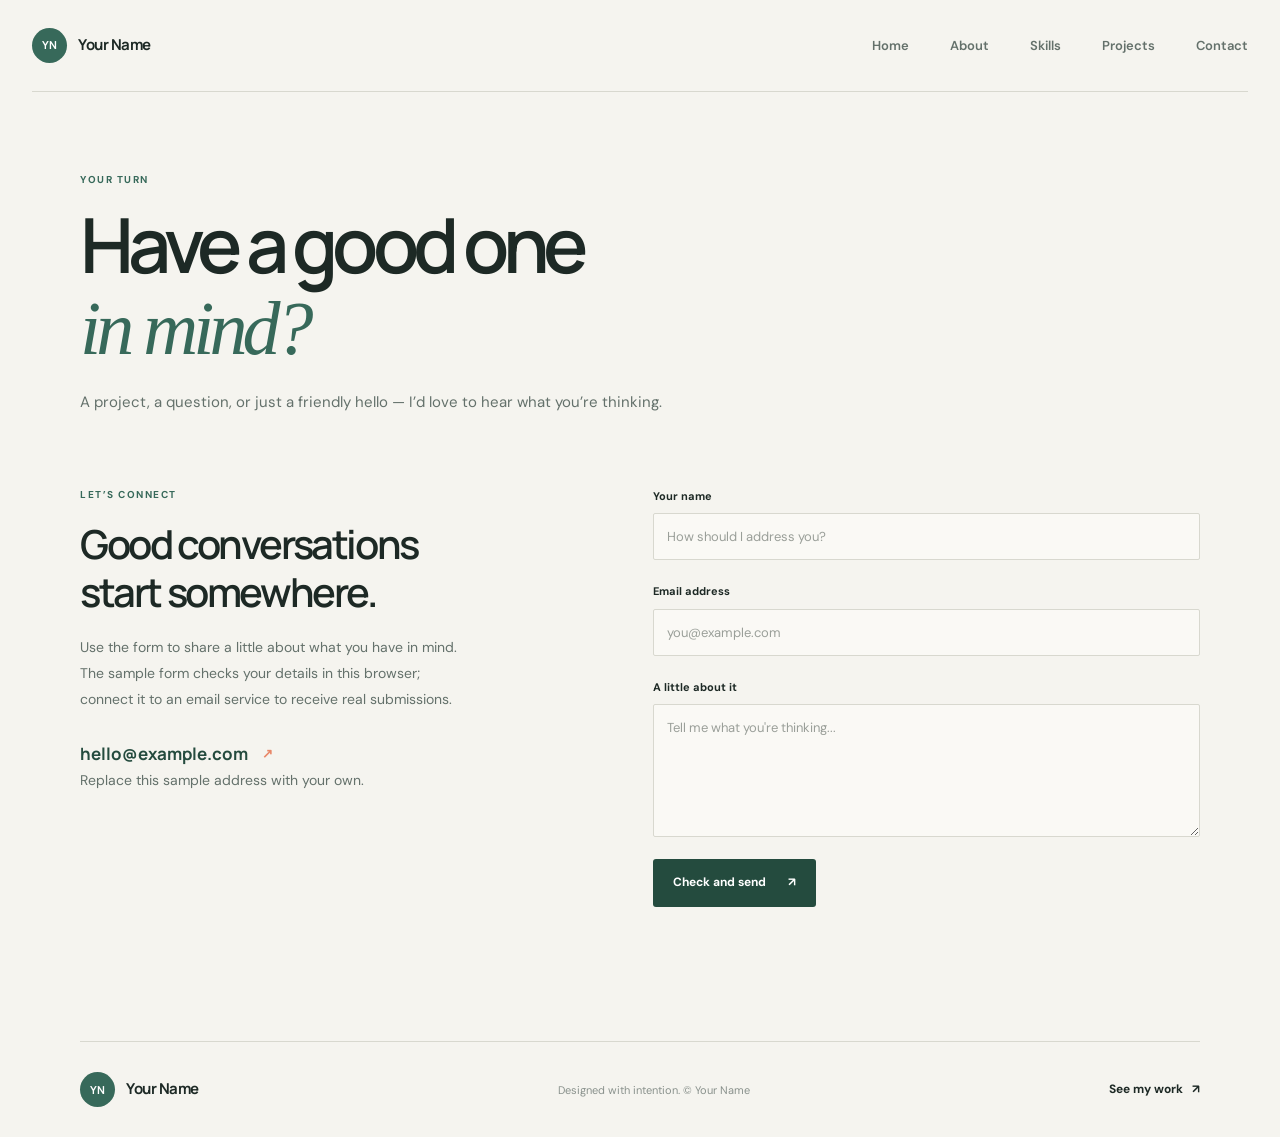
<file: contact.html>
<!doctype html>
<html lang="en">
<head>
  <meta charset="utf-8">
  <meta name="viewport" content="width=device-width, initial-scale=1">
  <meta name="theme-color" content="#f5f4ef">
  <meta name="description" content="Contact Your Name to talk about a project, opportunity, or idea.">
  <title>Contact | Your Name — Portfolio</title>
  <link rel="stylesheet" href="style.css">
  <script src="script.js" defer></script>
</head>
<body>
  <a class="skip-link" href="#main">Skip to content</a>
  <header class="site-header">
    <a class="brand" href="index.html" aria-label="Your Name, home"><span class="brand-mark">YN</span><span>Your Name</span></a>
    <button class="menu-toggle" type="button" aria-expanded="false" aria-controls="primary-navigation"><span class="menu-toggle-label">Menu</span><span class="menu-icon" aria-hidden="true"></span></button>
    <nav class="site-nav" id="primary-navigation" aria-label="Main navigation">
      <a href="index.html">Home</a><a href="about.html">About</a><a href="skills.html">Skills</a><a href="projects.html">Projects</a><a href="contact.html">Contact</a>
    </nav>
  </header>
  <main id="main" class="page-width inner-page">
    <section class="page-heading"><p class="eyebrow">Your turn</p><h1>Have a good one<br><span>in mind?</span></h1><p class="lede">A project, a question, or just a friendly hello — I’d love to hear what you’re thinking.</p></section>
    <section class="contact-layout">
      <div class="contact-aside"><p class="eyebrow">Let’s connect</p><h2>Good conversations<br>start somewhere.</h2><p>Use the form to share a little about what you have in mind. The sample form checks your details in this browser; connect it to an email service to receive real submissions.</p><a class="contact-email" href="mailto:hello@example.com">hello@example.com <span aria-hidden="true">↗</span></a><p class="contact-note">Replace this sample address with your own.</p></div>
      <form class="contact-form" id="contact-form">
        <div class="form-row"><label for="name">Your name</label><input id="name" name="name" type="text" autocomplete="name" placeholder="How should I address you?" required></div>
        <div class="form-row"><label for="email">Email address</label><input id="email" name="email" type="email" autocomplete="email" placeholder="you@example.com" required></div>
        <div class="form-row"><label for="message">A little about it</label><textarea id="message" name="message" rows="5" placeholder="Tell me what you're thinking..." required></textarea></div>
        <button class="button button-dark form-submit" type="submit">Check and send <span aria-hidden="true">↗</span></button>
        <p class="form-feedback" id="form-feedback" role="status" aria-live="polite"></p>
      </form>
    </section>
  </main>
  <footer class="site-footer page-width"><a class="brand" href="index.html"><span class="brand-mark">YN</span><span>Your Name</span></a><p>Designed with intention. © <span data-year></span> Your Name</p><a class="text-link" href="projects.html">See my work <span aria-hidden="true">↗</span></a></footer>
</body>
</html>
</file>
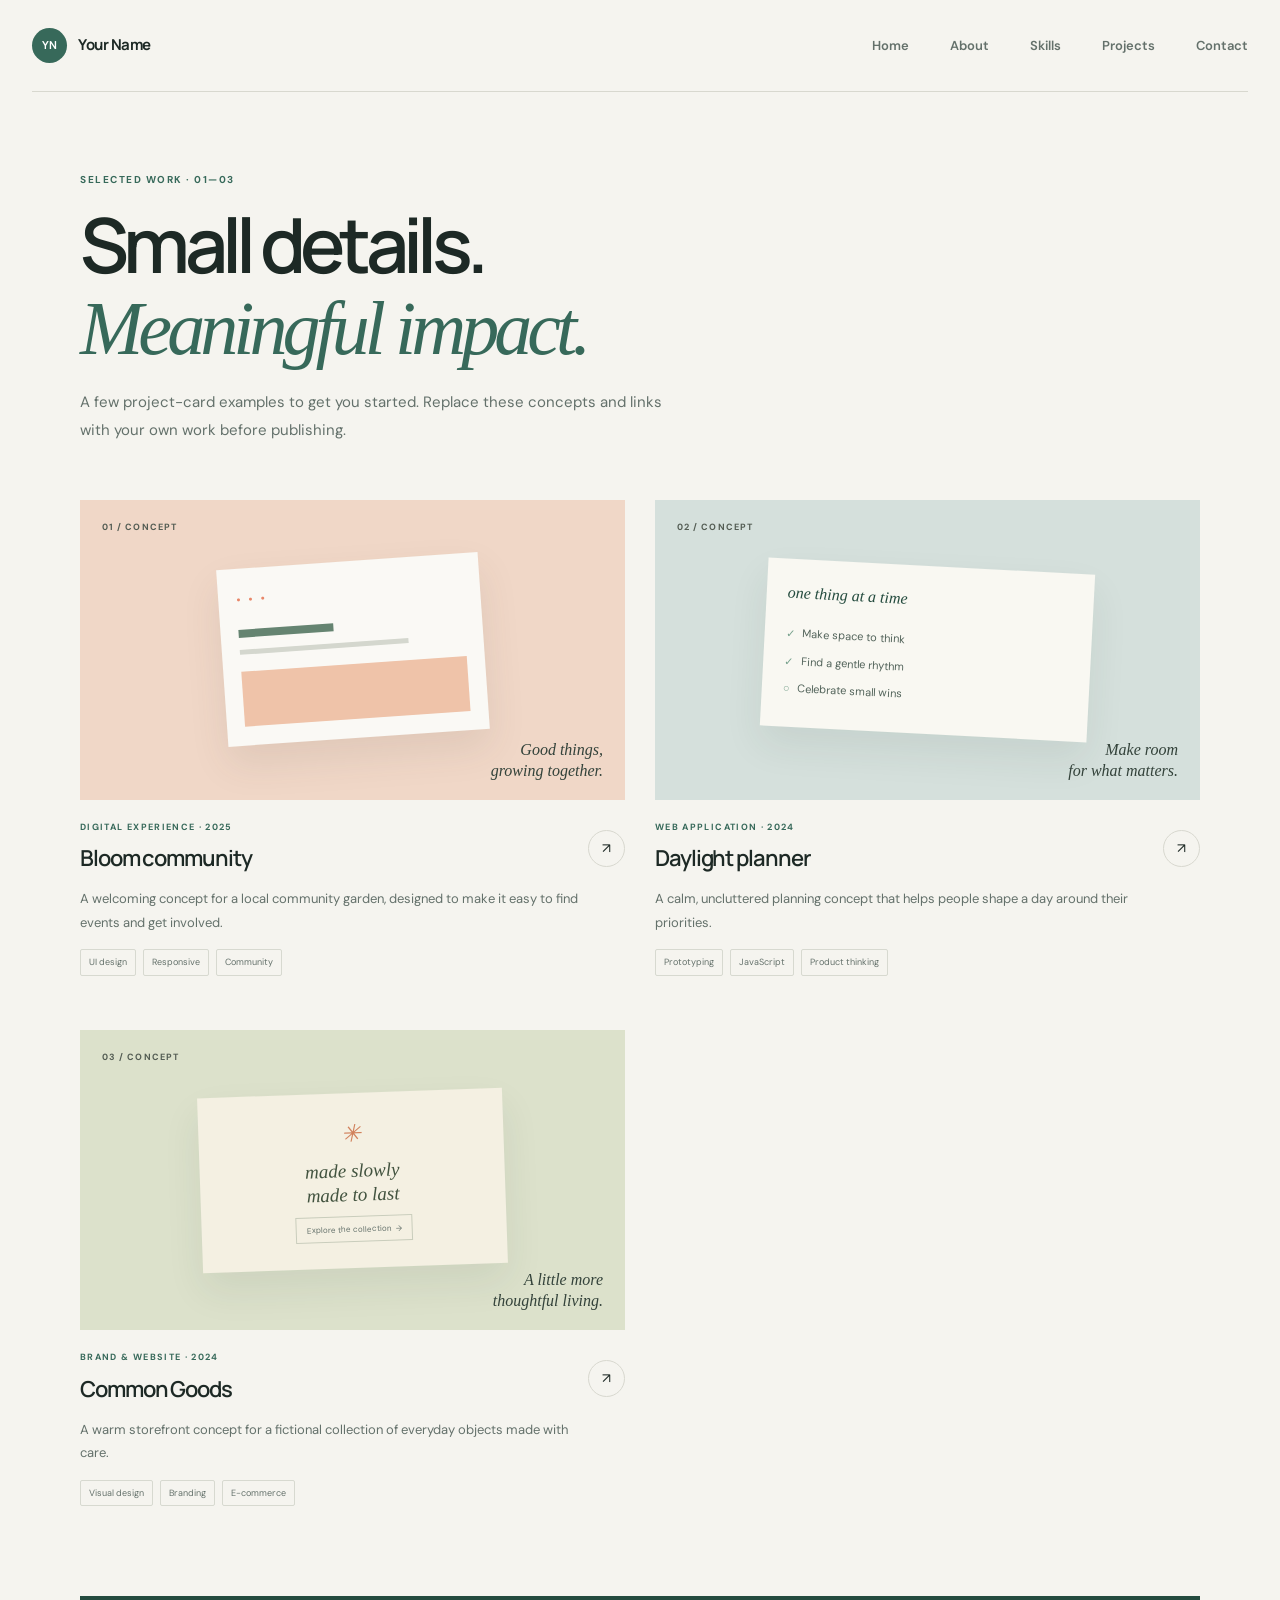
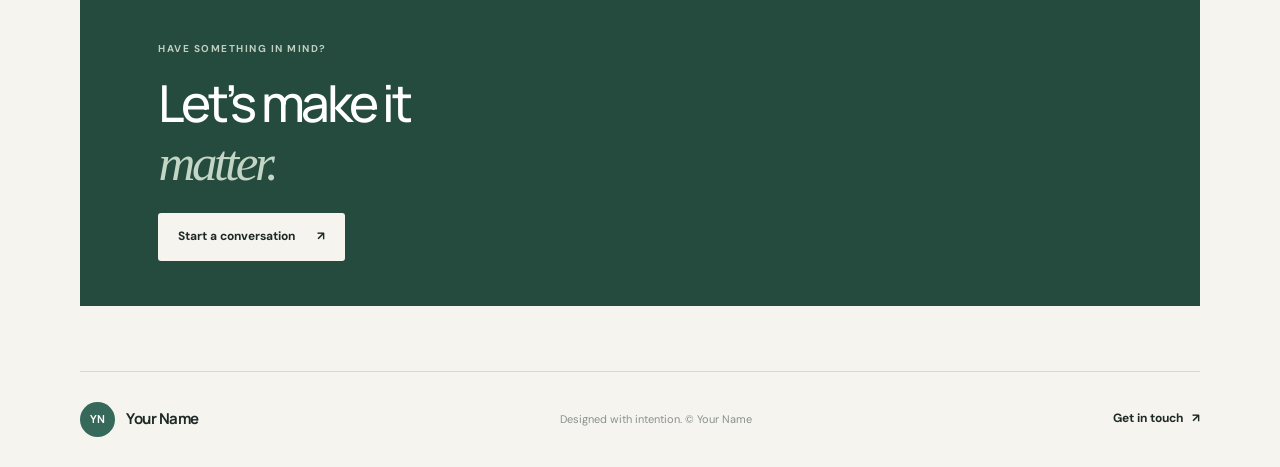
<file: projects.html>
<!doctype html>
<html lang="en">
<head>
  <meta charset="utf-8">
  <meta name="viewport" content="width=device-width, initial-scale=1">
  <meta name="theme-color" content="#f5f4ef">
  <meta name="description" content="Selected projects and experiments by Your Name.">
  <title>Projects | Your Name — Portfolio</title>
  <link rel="stylesheet" href="style.css">
  <script src="script.js" defer></script>
</head>
<body>
  <a class="skip-link" href="#main">Skip to content</a>
  <header class="site-header">
    <a class="brand" href="index.html" aria-label="Your Name, home"><span class="brand-mark">YN</span><span>Your Name</span></a>
    <button class="menu-toggle" type="button" aria-expanded="false" aria-controls="primary-navigation"><span class="menu-toggle-label">Menu</span><span class="menu-icon" aria-hidden="true"></span></button>
    <nav class="site-nav" id="primary-navigation" aria-label="Main navigation">
      <a href="index.html">Home</a><a href="about.html">About</a><a href="skills.html">Skills</a><a href="projects.html">Projects</a><a href="contact.html">Contact</a>
    </nav>
  </header>
  <main id="main" class="page-width inner-page">
    <section class="page-heading"><p class="eyebrow">Selected work · 01—03</p><h1>Small details.<br><span>Meaningful impact.</span></h1><p class="lede">A few project-card examples to get you started. Replace these concepts and links with your own work before publishing.</p></section>
    <section class="project-grid" aria-label="Selected projects">
      <article class="project-card"><div class="project-art project-art-peach"><span class="project-index">01 / CONCEPT</span><div class="project-window"><span class="window-dots">● ● ●</span><div class="window-line line-short"></div><div class="window-line"></div><div class="window-block"></div></div><span class="project-art-label">Good things,<br>growing together.</span></div><div class="project-meta"><div><p class="eyebrow">Digital experience · 2025</p><h2>Bloom community</h2></div><a href="contact.html" class="round-link" aria-label="Ask about Bloom community project">↗</a></div><p class="project-description">A welcoming concept for a local community garden, designed to make it easy to find events and get involved.</p><div class="tag-list tag-list-small"><span>UI design</span><span>Responsive</span><span>Community</span></div></article>
      <article class="project-card"><div class="project-art project-art-blue"><span class="project-index">02 / CONCEPT</span><div class="notes-card"><span>one thing at a time</span><div class="note-check">✓ <span>Make space to think</span></div><div class="note-check">✓ <span>Find a gentle rhythm</span></div><div class="note-check">○ <span>Celebrate small wins</span></div></div><span class="project-art-label">Make room<br>for what matters.</span></div><div class="project-meta"><div><p class="eyebrow">Web application · 2024</p><h2>Daylight planner</h2></div><a href="contact.html" class="round-link" aria-label="Ask about Daylight planner project">↗</a></div><p class="project-description">A calm, uncluttered planning concept that helps people shape a day around their priorities.</p><div class="tag-list tag-list-small"><span>Prototyping</span><span>JavaScript</span><span>Product thinking</span></div></article>
      <article class="project-card"><div class="project-art project-art-green"><span class="project-index">03 / CONCEPT</span><div class="shop-card"><span class="shop-sun">✳</span><span>made slowly<br>made to last</span><div class="shop-button">Explore the collection&nbsp; →</div></div><span class="project-art-label">A little more<br>thoughtful living.</span></div><div class="project-meta"><div><p class="eyebrow">Brand &amp; website · 2024</p><h2>Common Goods</h2></div><a href="contact.html" class="round-link" aria-label="Ask about Common Goods project">↗</a></div><p class="project-description">A warm storefront concept for a fictional collection of everyday objects made with care.</p><div class="tag-list tag-list-small"><span>Visual design</span><span>Branding</span><span>E-commerce</span></div></article>
    </section>
    <section class="project-cta"><p class="eyebrow">Have something in mind?</p><h2>Let’s make it<br><span>matter.</span></h2><a class="button button-light" href="contact.html">Start a conversation <span aria-hidden="true">↗</span></a></section>
  </main>
  <footer class="site-footer page-width"><a class="brand" href="index.html"><span class="brand-mark">YN</span><span>Your Name</span></a><p>Designed with intention. © <span data-year></span> Your Name</p><a class="text-link" href="contact.html">Get in touch <span aria-hidden="true">↗</span></a></footer>
</body>
</html>
</file>
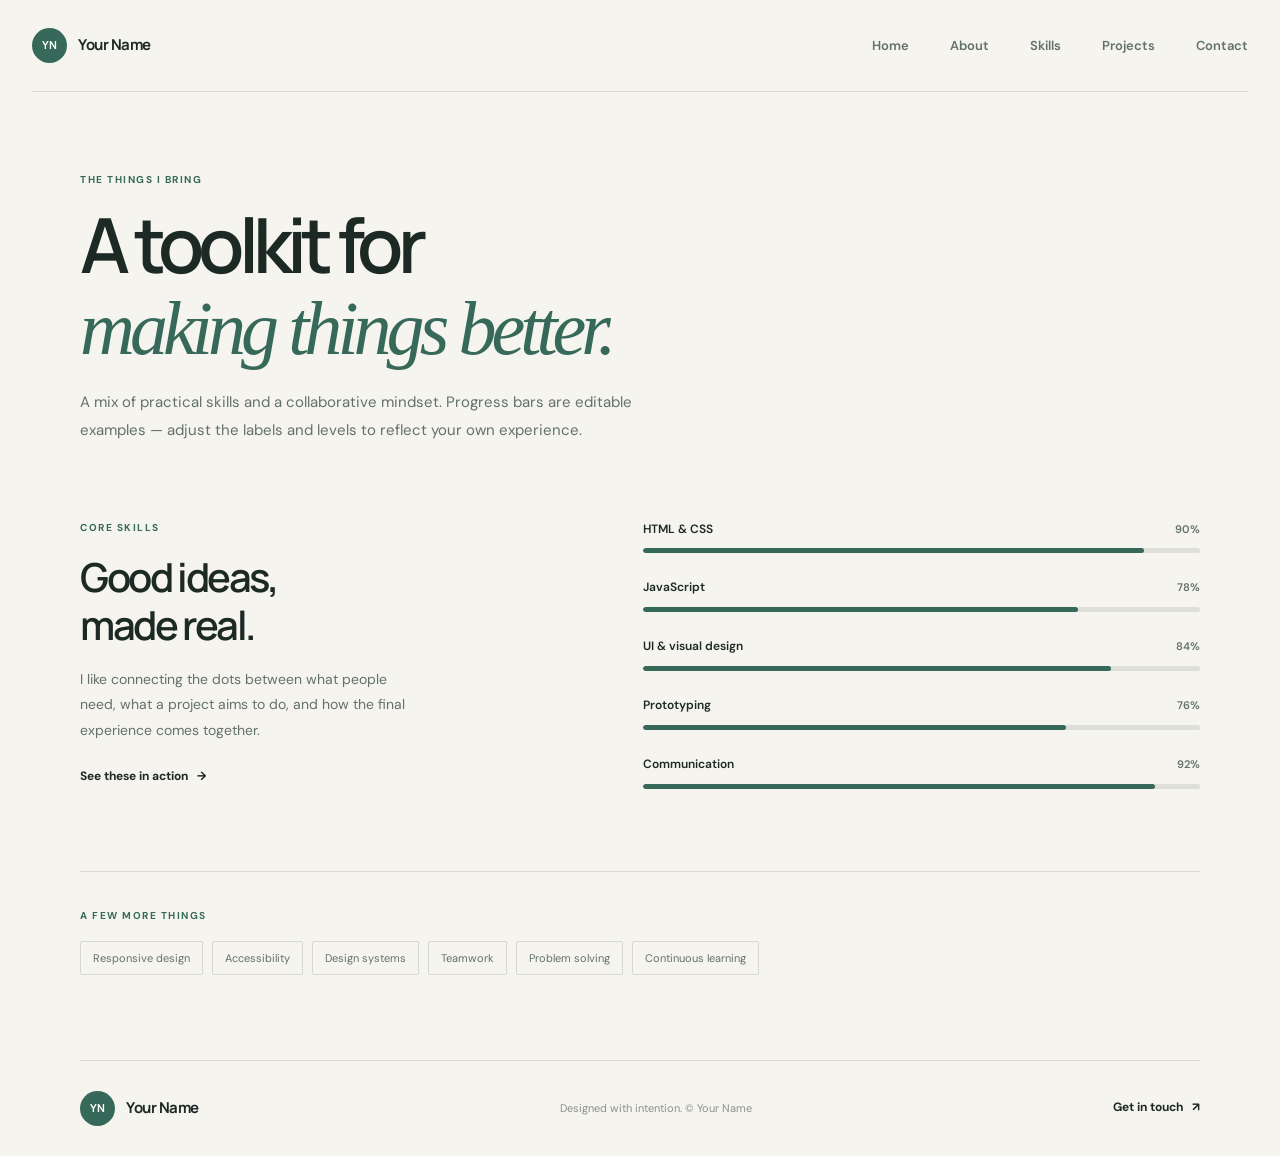
<file: skills.html>
<!doctype html>
<html lang="en">
<head>
  <meta charset="utf-8">
  <meta name="viewport" content="width=device-width, initial-scale=1">
  <meta name="theme-color" content="#f5f4ef">
  <meta name="description" content="Explore the design, development, and collaboration skills of Your Name.">
  <title>Skills | Your Name — Portfolio</title>
  <link rel="stylesheet" href="style.css">
  <script src="script.js" defer></script>
</head>
<body>
  <a class="skip-link" href="#main">Skip to content</a>
  <header class="site-header">
    <a class="brand" href="index.html" aria-label="Your Name, home"><span class="brand-mark">YN</span><span>Your Name</span></a>
    <button class="menu-toggle" type="button" aria-expanded="false" aria-controls="primary-navigation"><span class="menu-toggle-label">Menu</span><span class="menu-icon" aria-hidden="true"></span></button>
    <nav class="site-nav" id="primary-navigation" aria-label="Main navigation">
      <a href="index.html">Home</a><a href="about.html">About</a><a href="skills.html">Skills</a><a href="projects.html">Projects</a><a href="contact.html">Contact</a>
    </nav>
  </header>
  <main id="main" class="page-width inner-page">
    <section class="page-heading"><p class="eyebrow">The things I bring</p><h1>A toolkit for<br><span>making things better.</span></h1><p class="lede">A mix of practical skills and a collaborative mindset. Progress bars are editable examples — adjust the labels and levels to reflect your own experience.</p></section>
    <section class="skills-layout">
      <div class="skills-intro"><p class="eyebrow">Core skills</p><h2>Good ideas,<br>made real.</h2><p>I like connecting the dots between what people need, what a project aims to do, and how the final experience comes together.</p><a class="text-link" href="projects.html">See these in action <span aria-hidden="true">→</span></a></div>
      <div class="skill-list">
        <div class="skill-item"><div class="skill-label"><span>HTML &amp; CSS</span><span>90%</span></div><div class="skill-track" role="progressbar" aria-label="HTML and CSS proficiency" aria-valuemin="0" aria-valuemax="100" aria-valuenow="90"><span style="--level: 90%"></span></div></div>
        <div class="skill-item"><div class="skill-label"><span>JavaScript</span><span>78%</span></div><div class="skill-track" role="progressbar" aria-label="JavaScript proficiency" aria-valuemin="0" aria-valuemax="100" aria-valuenow="78"><span style="--level: 78%"></span></div></div>
        <div class="skill-item"><div class="skill-label"><span>UI &amp; visual design</span><span>84%</span></div><div class="skill-track" role="progressbar" aria-label="UI and visual design proficiency" aria-valuemin="0" aria-valuemax="100" aria-valuenow="84"><span style="--level: 84%"></span></div></div>
        <div class="skill-item"><div class="skill-label"><span>Prototyping</span><span>76%</span></div><div class="skill-track" role="progressbar" aria-label="Prototyping proficiency" aria-valuemin="0" aria-valuemax="100" aria-valuenow="76"><span style="--level: 76%"></span></div></div>
        <div class="skill-item"><div class="skill-label"><span>Communication</span><span>92%</span></div><div class="skill-track" role="progressbar" aria-label="Communication proficiency" aria-valuemin="0" aria-valuemax="100" aria-valuenow="92"><span style="--level: 92%"></span></div></div>
      </div>
    </section>
    <section class="toolkit-section"><p class="eyebrow">A few more things</p><div class="tag-list"><span>Responsive design</span><span>Accessibility</span><span>Design systems</span><span>Teamwork</span><span>Problem solving</span><span>Continuous learning</span></div></section>
  </main>
  <footer class="site-footer page-width"><a class="brand" href="index.html"><span class="brand-mark">YN</span><span>Your Name</span></a><p>Designed with intention. © <span data-year></span> Your Name</p><a class="text-link" href="contact.html">Get in touch <span aria-hidden="true">↗</span></a></footer>
</body>
</html>
</file>
<file: style.css>
@import url('https://fonts.googleapis.com/css2?family=DM+Sans:wght@400;500;600;700&family=Manrope:wght@400;500;600;700;800&display=swap');

:root {
  color-scheme: light;
  --paper: #f5f4ef;
  --paper-deep: #ebe9e1;
  --ink: #1d2925;
  --muted: #64716b;
  --line: #d8d8cf;
  --green: #37695a;
  --green-dark: #244b3e;
  --coral: #e88769;
  --serif: Georgia, 'Times New Roman', serif;
  --sans: 'DM Sans', 'Segoe UI', sans-serif;
  --display: 'Manrope', 'Segoe UI', sans-serif;
}

* { box-sizing: border-box; }
html { scroll-behavior: smooth; }
body { margin: 0; background: var(--paper); color: var(--ink); font-family: var(--sans); font-size: 16px; line-height: 1.65; }
a { color: inherit; text-decoration: none; }
button, input, textarea { font: inherit; }
button, a { -webkit-tap-highlight-color: transparent; }
img { display: block; max-width: 100%; }
.page-width { width: min(1120px, calc(100% - 64px)); margin-inline: auto; }
.skip-link { position: absolute; z-index: 20; top: 12px; left: 12px; padding: 10px 16px; transform: translateY(-160%); border-radius: 6px; background: var(--ink); color: white; }
.skip-link:focus { transform: translateY(0); }
.site-header { position: relative; z-index: 5; display: flex; align-items: center; justify-content: space-between; width: min(1280px, calc(100% - 64px)); height: 92px; margin: auto; border-bottom: 1px solid var(--line); }
.brand { display: inline-flex; align-items: center; gap: 11px; font-family: var(--display); font-size: 15px; font-weight: 700; letter-spacing: -.03em; }
.brand-mark { display: grid; width: 35px; height: 35px; place-items: center; border-radius: 50%; background: var(--green); color: #fff; font-size: 11px; letter-spacing: .02em; }
.site-nav { display: flex; align-items: center; gap: clamp(22px, 3.2vw, 46px); }
.site-nav a { position: relative; padding: 9px 0; color: var(--muted); font-size: 13px; font-weight: 600; transition: color .2s ease; }
.site-nav a:hover, .site-nav a[aria-current="page"] { color: var(--ink); }
.site-nav a[aria-current="page"]::after { position: absolute; right: 0; bottom: 1px; left: 0; height: 2px; background: var(--coral); content: ''; }
.menu-toggle { display: none; }
.hero { display: grid; min-height: 640px; grid-template-columns: 1fr .86fr; align-items: center; gap: 7%; padding-block: 70px 82px; }
.hero-copy { position: relative; z-index: 1; padding-block: 20px; }
.eyebrow { margin: 0 0 18px; color: var(--green); font-size: 10px; font-weight: 700; letter-spacing: .15em; line-height: 1.5; text-transform: uppercase; }
.status-dot { display: inline-block; width: 7px; height: 7px; margin: 0 8px 1px 0; border-radius: 50%; background: #79a879; box-shadow: 0 0 0 4px #79a87922; }
h1, h2, h3, p { margin-top: 0; }
h1, h2, h3 { font-family: var(--display); }
.hero h1, .page-heading h1 { margin: 0; font-size: clamp(48px, 6vw, 80px); font-weight: 600; letter-spacing: -.075em; line-height: 1.06; }
.hero h1 span, .page-heading h1 span, .project-cta h2 span { color: var(--green); font-family: var(--serif); font-weight: 400; font-style: italic; letter-spacing: -.065em; }
.hero-intro { max-width: 470px; margin: 26px 0 28px; color: var(--muted); font-size: 16px; line-height: 1.85; }
.hero-intro strong { color: var(--ink); font-weight: 600; }
.hero-actions { display: flex; align-items: center; gap: 26px; }
.button { display: inline-flex; min-height: 48px; align-items: center; justify-content: center; gap: 22px; padding: 0 20px; border: 0; border-radius: 3px; cursor: pointer; font-size: 12px; font-weight: 700; transition: transform .2s ease, background .2s ease; }
.button:hover { transform: translateY(-2px); }
.button-dark { background: var(--green-dark); color: #fff; }
.button-dark:hover { background: var(--green); }
.text-link { display: inline-flex; align-items: center; gap: 9px; color: var(--ink); font-size: 12px; font-weight: 700; }
.text-link span, .button span { transition: transform .2s ease; }
.text-link:hover span, .button:hover span { transform: translate(2px, -2px); }
.hero-note { margin: 43px 0 0; color: #89918c; font-size: 11px; letter-spacing: .04em; }
.hero-art { position: relative; width: 100%; max-width: 430px; justify-self: end; }
.hero-art img { position: relative; z-index: 1; width: 100%; border-radius: 48% 48% 3px 3px; }
.art-orbit { position: absolute; z-index: 0; border: 1px solid #d5b9a2; border-radius: 50%; }
.orbit-one { top: 3%; right: -9%; width: 84%; aspect-ratio: 1; }
.orbit-two { bottom: 5%; left: -12%; width: 55%; aspect-ratio: 1; border-color: #9ab6a6; }
.art-caption { position: absolute; z-index: 2; right: -20px; bottom: 42px; padding: 12px 17px; background: var(--paper); color: var(--green-dark); font-family: var(--serif); font-size: 15px; font-style: italic; line-height: 1.35; transform: rotate(-5deg); }
.home-bottom { padding-block: 36px 92px; border-top: 1px solid var(--line); }
.home-bottom .eyebrow { margin-bottom: 25px; }
.home-bottom-grid { display: grid; grid-template-columns: 1fr 1fr; gap: 8%; align-items: start; }
.home-bottom h2, .skills-intro h2, .contact-aside h2 { margin: 0; font-size: clamp(28px, 3.2vw, 40px); font-weight: 600; letter-spacing: -.06em; line-height: 1.2; }
.home-bottom-grid > div p, .skills-intro > p:not(.eyebrow), .contact-aside > p:not(.eyebrow) { margin: 0 0 18px; color: var(--muted); font-size: 14px; line-height: 1.85; }
.site-footer { display: flex; min-height: 96px; align-items: center; justify-content: space-between; gap: 20px; border-top: 1px solid var(--line); }
.site-footer p { margin: 0; color: #89918c; font-size: 11px; }
.inner-page { padding-top: 80px; }
.page-heading { max-width: 760px; padding-bottom: 55px; }
.page-heading .eyebrow { margin-bottom: 17px; }
.page-heading h1 { font-size: clamp(46px, 6.4vw, 76px); }
.lede { max-width: 600px; margin: 21px 0 0; color: var(--muted); font-size: 15px; line-height: 1.85; }
.about-layout { display: grid; grid-template-columns: .82fr 1fr; align-items: center; gap: 10%; padding-block: 18px 90px; }
.about-image { position: relative; max-width: 390px; }
.about-image img { width: 100%; border-radius: 48% 48% 3px 3px; }
.image-label { position: absolute; right: -28px; bottom: 30px; padding: 12px 17px; background: var(--paper); color: var(--green-dark); font-family: var(--serif); font-size: 14px; font-style: italic; transform: rotate(-4deg); }
.about-copy h2 { margin: 0 0 21px; font-size: clamp(34px, 4vw, 49px); font-weight: 600; letter-spacing: -.065em; line-height: 1.12; }
.about-copy > p:not(.eyebrow) { margin: 0 0 17px; color: var(--muted); font-size: 14px; line-height: 1.9; }
.about-copy .button { margin-top: 10px; }
.values-section { padding-block: 45px 90px; border-top: 1px solid var(--line); }
.values-grid { display: grid; grid-template-columns: repeat(3, 1fr); gap: 40px; }
.values-grid article { padding-top: 20px; border-top: 1px solid #b9c3bc; }
.value-number { color: var(--coral); font-size: 11px; font-weight: 700; letter-spacing: .08em; }
.values-grid h3 { margin: 14px 0 8px; font-size: 18px; letter-spacing: -.04em; }
.values-grid p { margin: 0; color: var(--muted); font-size: 13px; line-height: 1.8; }
.skills-layout { display: grid; grid-template-columns: .75fr 1fr; gap: 13%; padding-block: 20px 82px; }
.skills-intro h2 { margin-bottom: 18px; }
.skills-intro > p:not(.eyebrow) { max-width: 340px; }
.skill-list { display: grid; gap: 25px; }
.skill-label { display: flex; justify-content: space-between; margin-bottom: 9px; font-size: 12px; font-weight: 600; }
.skill-label span:last-child { color: var(--muted); font-size: 11px; }
.skill-track { height: 5px; overflow: hidden; border-radius: 10px; background: #dedfd7; }
.skill-track span { display: block; width: var(--level); height: 100%; border-radius: inherit; background: var(--green); }
.toolkit-section { padding-block: 36px 85px; border-top: 1px solid var(--line); }
.tag-list { display: flex; flex-wrap: wrap; gap: 9px; }
.tag-list > span { padding: 7px 12px; border: 1px solid #d7d9d0; border-radius: 2px; color: var(--muted); font-size: 11px; }
.project-grid { display: grid; grid-template-columns: repeat(2, 1fr); gap: 54px 30px; padding-bottom: 90px; }
.project-card:nth-child(3) { grid-column: 1 / -1; width: calc(50% - 15px); }
.project-art { position: relative; display: grid; min-height: 300px; overflow: hidden; place-items: center; }
.project-art-peach { background: #f0d7c7; }
.project-art-blue { background: #d5e0dc; }
.project-art-green { background: #dce1cb; }
.project-index { position: absolute; top: 20px; left: 22px; color: #535c53; font-size: 9px; font-weight: 700; letter-spacing: .12em; }
.project-art-label { position: absolute; right: 22px; bottom: 18px; color: #33423a; font-family: var(--serif); font-size: 16px; font-style: italic; line-height: 1.3; text-align: right; }
.project-window { width: 48%; min-width: 220px; padding: 15px 18px 19px; background: #faf9f5; box-shadow: 0 18px 38px #5343361a; transform: rotate(-4deg); }
.window-dots { color: var(--coral); font-size: 7px; letter-spacing: 3px; }
.window-line { width: 75%; height: 5px; margin-top: 12px; background: #d4d7ce; }
.window-line.line-short { width: 42%; height: 8px; margin-top: 20px; background: #658471; }
.window-block { width: 100%; height: 55px; margin-top: 17px; background: #efc3a9; }
.notes-card { width: 60%; padding: 21px; background: #f9f8f2; box-shadow: 0 18px 38px #263c3515; transform: rotate(3deg); }
.notes-card > span { display: block; margin-bottom: 18px; color: var(--green-dark); font-family: var(--serif); font-size: 16px; font-style: italic; }
.note-check { display: flex; gap: 8px; margin: 9px 0; color: #77a18c; font-size: 11px; }
.note-check span { color: #52635a; }
.shop-card { display: flex; width: 56%; min-height: 175px; flex-direction: column; align-items: center; justify-content: center; gap: 10px; background: #f4f0e2; color: #42533f; font-family: var(--serif); font-size: 19px; font-style: italic; line-height: 1.25; text-align: center; box-shadow: 0 18px 38px #263c3515; transform: rotate(-2deg); }
.shop-sun { color: #d1815c; font-size: 24px; }
.shop-button { padding: 7px 10px; border: 1px solid #c9cdbc; color: #64716b; font-family: var(--sans); font-size: 8px; font-style: normal; }
.project-meta { display: flex; align-items: center; justify-content: space-between; margin-top: 21px; }
.project-meta .eyebrow { margin-bottom: 6px; font-size: 9px; }
.project-meta h2 { margin: 0; font-size: 22px; font-weight: 600; letter-spacing: -.05em; }
.round-link { display: grid; width: 37px; height: 37px; place-items: center; border: 1px solid var(--line); border-radius: 50%; font-size: 14px; transition: color .2s ease, background .2s ease; }
.round-link:hover { background: var(--green-dark); color: white; }
.project-description { max-width: 510px; margin: 11px 0 15px; color: var(--muted); font-size: 13px; line-height: 1.8; }
.tag-list-small { gap: 7px; }
.tag-list-small > span { padding: 5px 8px; font-size: 9px; }
.project-cta { display: flex; min-height: 290px; flex-direction: column; align-items: flex-start; justify-content: center; margin-bottom: 65px; padding: 45px 7%; background: var(--green-dark); color: #fff; }
.project-cta .eyebrow { color: #bfd0c2; }
.project-cta h2 { margin: 0 0 21px; font-size: clamp(34px, 4.4vw, 51px); font-weight: 500; letter-spacing: -.065em; line-height: 1.12; }
.project-cta h2 span { color: #c3d6c6; }
.button-light { background: #f5f4ef; color: var(--ink); }
.button-light:hover { background: #fff; }
.contact-layout { display: grid; grid-template-columns: .78fr 1fr; gap: 13%; padding-block: 15px 100px; }
.contact-aside h2 { margin-bottom: 19px; }
.contact-aside > p:not(.eyebrow) { max-width: 390px; }
.contact-email { display: inline-flex; align-items: center; gap: 14px; margin-top: 9px; color: var(--green-dark); font-family: var(--display); font-size: 17px; font-weight: 700; }
.contact-email span { color: var(--coral); font-size: 13px; }
.contact-aside .contact-note { margin-top: 6px; color: #89918c; font-size: 10px; }
.contact-form { display: grid; gap: 22px; }
.form-row { display: grid; gap: 8px; }
.form-row label { font-size: 11px; font-weight: 700; }
.form-row input, .form-row textarea { width: 100%; padding: 12px 13px; border: 1px solid var(--line); border-radius: 2px; outline: none; background: #faf9f5; color: var(--ink); font-size: 13px; transition: border-color .2s ease, box-shadow .2s ease; }
.form-row textarea { min-height: 130px; resize: vertical; }
.form-row input::placeholder, .form-row textarea::placeholder { color: #9a9f99; }
.form-row input:focus, .form-row textarea:focus { border-color: var(--green); box-shadow: 0 0 0 3px #37695a18; }
.form-row input:invalid:not(:placeholder-shown) { border-color: #b94d42; }
.form-submit { justify-self: start; }
.form-feedback { min-height: 24px; margin: -12px 0 0; color: var(--green-dark); font-size: 12px; }
.form-feedback.is-error { color: #a53d33; }

@media (max-width: 760px) {
  .page-width, .site-header { width: min(100% - 40px, 560px); }
  .site-header { height: 75px; }
  .menu-toggle { display: flex; align-items: center; gap: 10px; padding: 9px 0 9px 12px; border: 0; background: none; color: var(--ink); cursor: pointer; font-size: 12px; font-weight: 600; }
  .menu-icon, .menu-icon::before, .menu-icon::after { display: block; width: 18px; height: 1px; background: currentColor; }
  .menu-icon { position: relative; }
  .menu-icon::before, .menu-icon::after { position: absolute; left: 0; content: ''; }
  .menu-icon::before { top: -5px; }
  .menu-icon::after { top: 5px; }
  .site-nav { position: absolute; top: calc(100% - 1px); right: 0; left: 0; display: none; align-items: stretch; gap: 0; padding: 9px 20px 15px; border: 1px solid var(--line); border-top: 0; background: var(--paper); }
  .site-nav.is-open { display: flex; flex-direction: column; }
  .site-nav a { padding: 11px 0; }
  .site-nav a[aria-current="page"]::after { right: auto; width: 26px; }
  .hero { min-height: auto; grid-template-columns: 1fr; gap: 42px; padding-block: 58px 63px; }
  .hero-copy { padding: 0; }
  .hero h1 { font-size: clamp(48px, 12vw, 72px); }
  .hero-art { width: min(82%, 350px); justify-self: center; }
  .art-caption { right: -10px; }
  .home-bottom { padding-block: 30px 65px; }
  .home-bottom-grid { grid-template-columns: 1fr; gap: 18px; }
  .site-footer { min-height: 110px; flex-wrap: wrap; justify-content: space-between; padding-block: 21px; }
  .site-footer p { order: 3; width: 100%; }
  .inner-page { padding-top: 55px; }
  .page-heading { padding-bottom: 38px; }
  .page-heading h1 { font-size: clamp(43px, 10.5vw, 66px); }
  .about-layout, .skills-layout, .contact-layout { grid-template-columns: 1fr; gap: 44px; padding-bottom: 65px; }
  .about-image { width: min(80%, 340px); margin-inline: auto; }
  .about-copy { max-width: 540px; }
  .values-grid { grid-template-columns: 1fr; gap: 25px; }
  .values-section { padding-block: 35px 65px; }
  .skills-layout { gap: 33px; }
  .skill-list { gap: 20px; }
  .toolkit-section { padding-block: 30px 65px; }
  .project-grid { grid-template-columns: 1fr; gap: 42px; padding-bottom: 60px; }
  .project-card:nth-child(3) { grid-column: auto; width: 100%; }
  .project-art { min-height: clamp(240px, 67vw, 330px); }
  .project-cta { min-height: 260px; margin-bottom: 45px; padding-inline: 8%; }
  .contact-layout { gap: 32px; }
}

@media (max-width: 420px) {
  .page-width, .site-header { width: calc(100% - 32px); }
  .hero h1 { font-size: 46px; }
  .hero-actions { gap: 17px; }
  .button { gap: 14px; padding-inline: 15px; }
  .project-art { min-height: 230px; }
  .project-window { min-width: 195px; }
  .notes-card { width: 70%; }
}

@media (prefers-reduced-motion: reduce) {
  *, *::before, *::after { scroll-behavior: auto !important; transition-duration: .01ms !important; }
}
</file>
